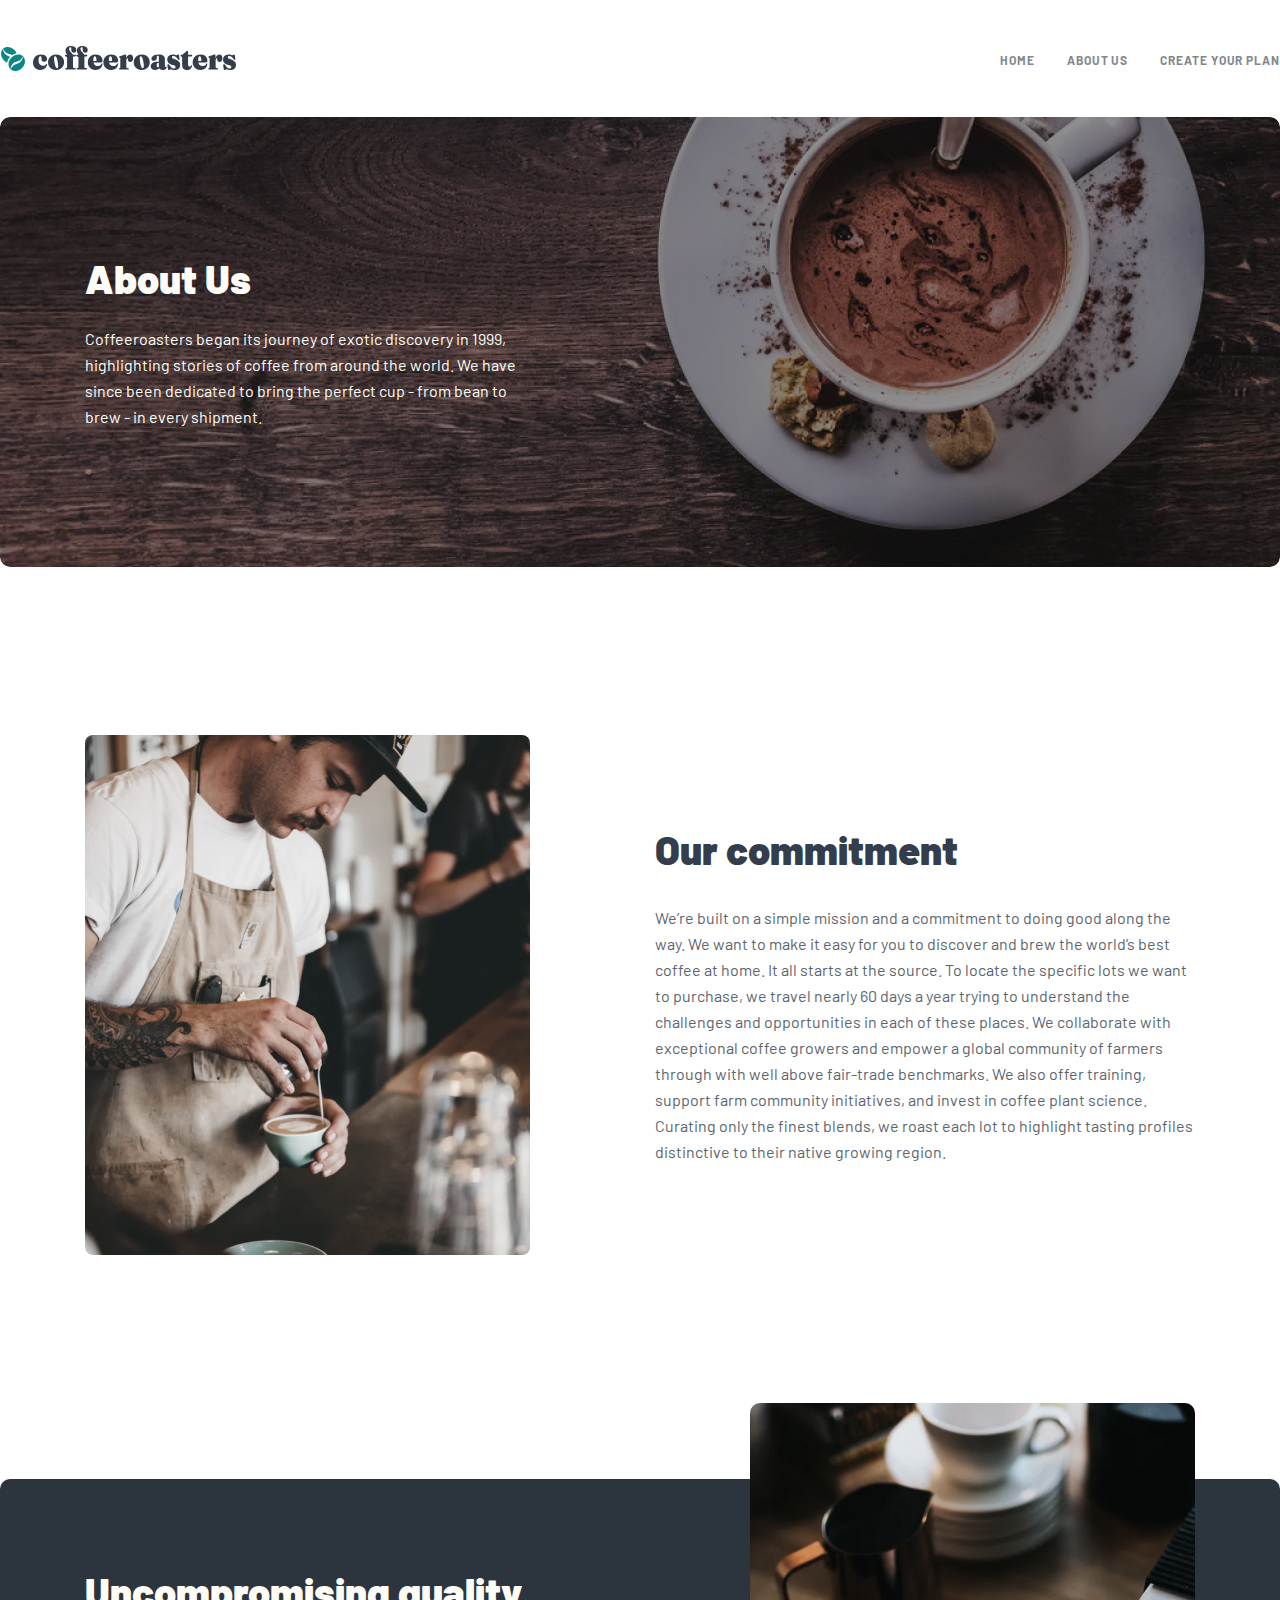
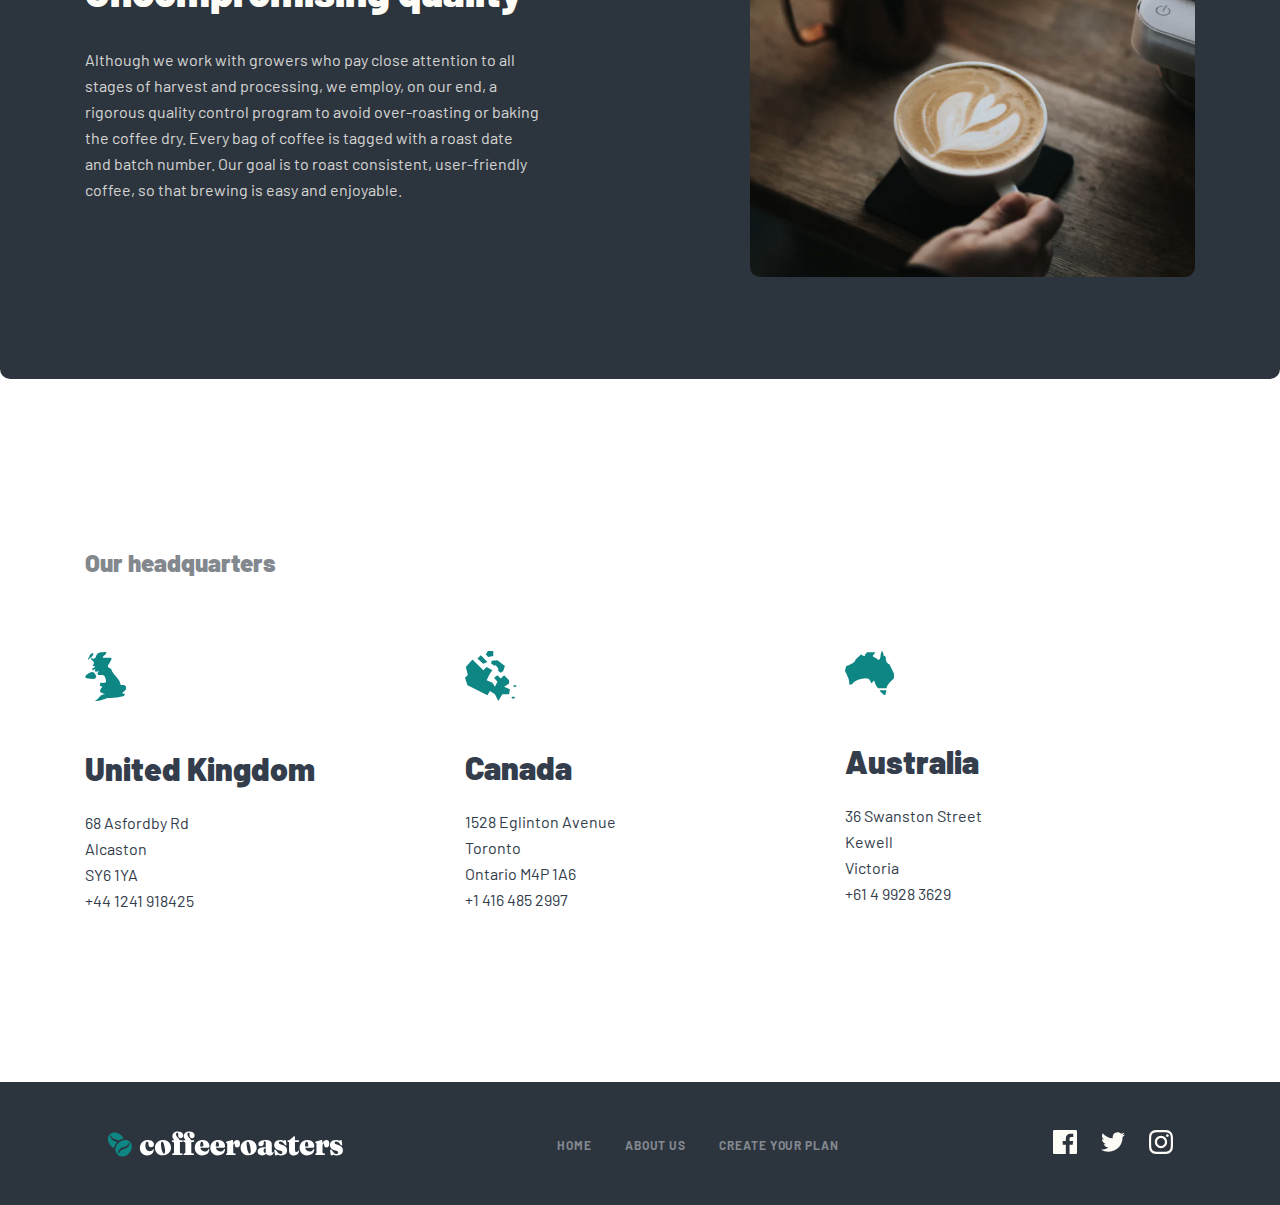
<file: about.html>
<!DOCTYPE html>
<html lang="en">

<head>
  <meta charset="UTF-8">
  <meta http-equiv="X-UA-Compatible" content="IE=edge">
  <meta name="viewport" content="width=device-width, initial-scale=1.0">
  <title>Document</title>
  <link rel="stylesheet" href="./styles/fonts.css">
  <link rel="stylesheet" href="./styles/style.css">
</head>

<body>
  <header class="header">
    <div class="container">
      <div class="header__inner">
        <img src="./images/logo.svg" alt="logo" class="header__logo">
        <ul class="header__list">
          <li class="header__item"><a href="./index.html" class="header__link">HOME</a></li>
          <li class="header__item"><a href="./about.html" class="header__link">ABOUT US</a></li>
          <li class="header__item"><a href="./create.html" class="header__link">Create your plan</a></li>
        </ul>
      </div>
    </div>
  </header>

  <main>
    <section class="wrap">
      <div class="container">
        <div class="wrap__box">
          <h1 class="wrap__heading">About Us</h1>
          <p class="wrap__text">Coffeeroasters began its journey of exotic discovery in 1999, highlighting stories of
            coffee from around the world. We have since been dedicated to bring the perfect cup - from bean to brew - in
            every shipment.</p>
        </div>
      </div>
    </section>
  
    <section class="commitment">
      <div class="container">
        <div class="commitment__inner">
          <img src="./images/bitmap3.png" alt="bitmap" class="commitment__pic">
          <div class="commitment__box">
            <h2 class="commitment__heading">Our commitment</h2>
            <p class="commitment__text">We’re built on a simple mission and a commitment to doing good along the way. We
              want to make it easy for you to discover and brew the world’s best coffee at home. It all starts at the
              source. To locate the specific lots we want to purchase, we travel nearly 60 days a year trying to
              understand the challenges and opportunities in each of these places. We collaborate with exceptional coffee
              growers and empower a global community of farmers through with well above fair-trade benchmarks. We also
              offer training, support farm community initiatives, and invest in coffee plant science. Curating only the
              finest blends, we roast each lot to highlight tasting profiles distinctive to their native growing region.
            </p>
          </div>
        </div>
      </div>
    </section>
  
    <section class="quality">
      <div class="container">
        <div class="quality__inner">
          <div class="quality__box"> 
            <h2 class="quality__heading">Uncompromising quality</h2>
            <p class="quality__text">Although we work with growers who pay close attention to all stages of harvest and
              processing, we employ, on our end, a rigorous quality control program to avoid over-roasting or baking the
              coffee dry. Every bag of coffee is tagged with a roast date and batch number. Our goal is to roast consistent,
              user-friendly coffee, so that brewing is easy and enjoyable.</p>
            </div>
        </div>
        <p class="quality__text--quartes">Our headquarters</p>
  
        <ul class="quality__list">
          <li class="quality__item">
            <img src="./images/CombinedShape.svg" alt="card" class="quality__img">
            <h3 class="quality__heading--tittle">United Kingdom</h3>
            <p class="quality__text--paragraph">
              68 Asfordby Rd <br>
              Alcaston <br>
              SY6 1YA <br>
              +44 1241 918425</p>
          </li>
          <li class="quality__item">
            <img src="./images/xarita.svg" alt="card" class="quality__img">
            <h3 class="quality__heading--tittle">Canada</h3>
            <p class="quality__text--paragraph">
              1528 Eglinton Avenue <br>
              Toronto <br>
              Ontario M4P 1A6 <br>
              +1 416 485 2997 <br>
            </p>
          </li>
          <li class="quality__item">
            <img src="./images/Combined.svg" alt="card" class="quality__img">
            <h3 class="quality__heading--tittle">Australia</h3>
            <p class="quality__text--paragraph">
              36 Swanston Street <br>
              Kewell <br>
              Victoria <br>
              +61 4 9928 3629</p>
          </li>
        </ul>
      </div>
    </section>
  </main>


  <footer class="footer">
      <div class="container">
        <div class="future__inner">
          <img src="./images/logo-light.svg" alt="future__img" class="future__img">
          <ul class="future__list">
            <li class="future__item"><a href="#" class="future__link">HOME</a></li>
            <li class="future__item"><a href="#" class="future__link">ABOUT US</a></li>
            <li class="future__item"><a href="#" class="future__link">Create your plan</a></li>
          </ul>
  
          <ul class="future__list-icon">
            <li class="future__item-icon"><a href="#" class="future__link-icon"><img src="./images/facebook.svg"
                  alt="icon" class="future__img-icon"></a></li>
            <li class="future__item-icon"><a href="#" class="future__link-icon"><img src="./images/twitter.svg" alt="icon"
                  class="future__img-icon"></a></li>
            <li class="future__item-icon"><a href="#" class="future__link-icon"><img src="./images/instagram.svg"
                  alt="icon" class="future__img-icon"></a></li>
          </ul>
        </div>
      </div>
  </footer>

</body>


</html>
</file>
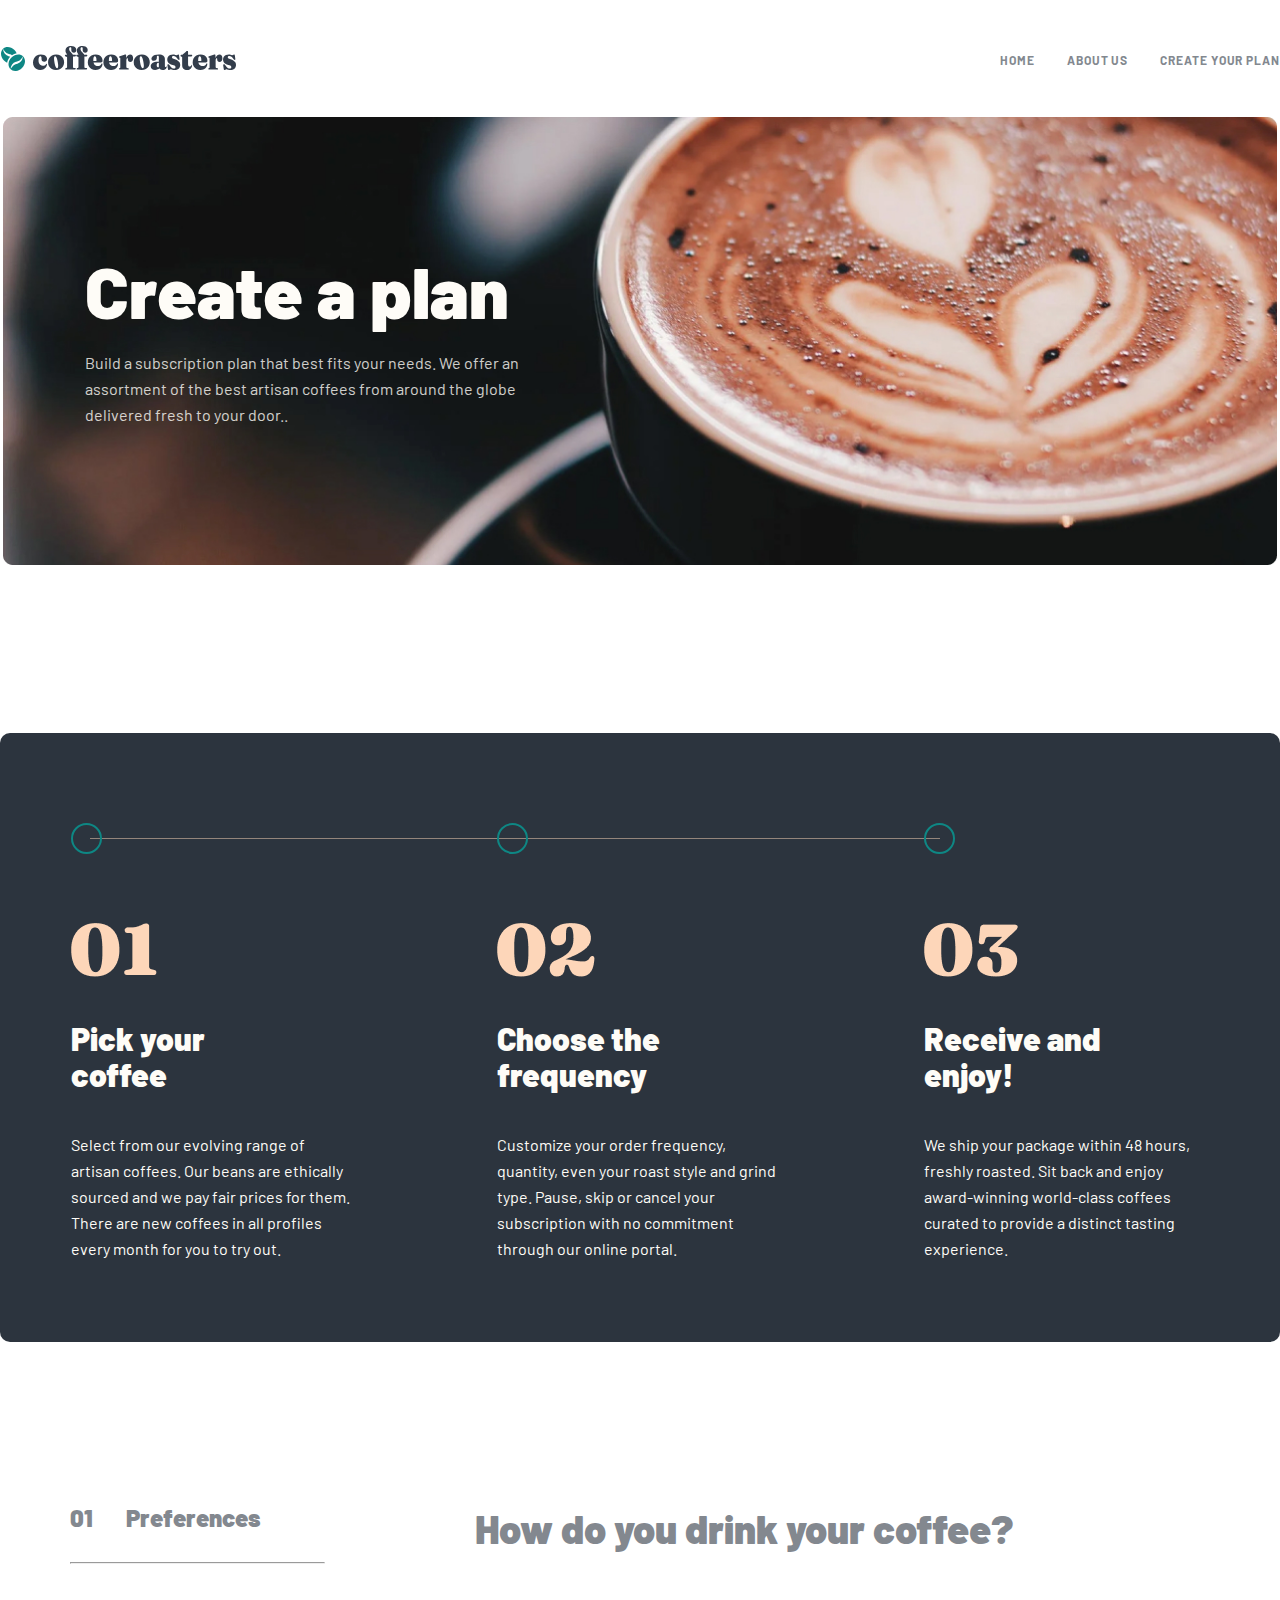
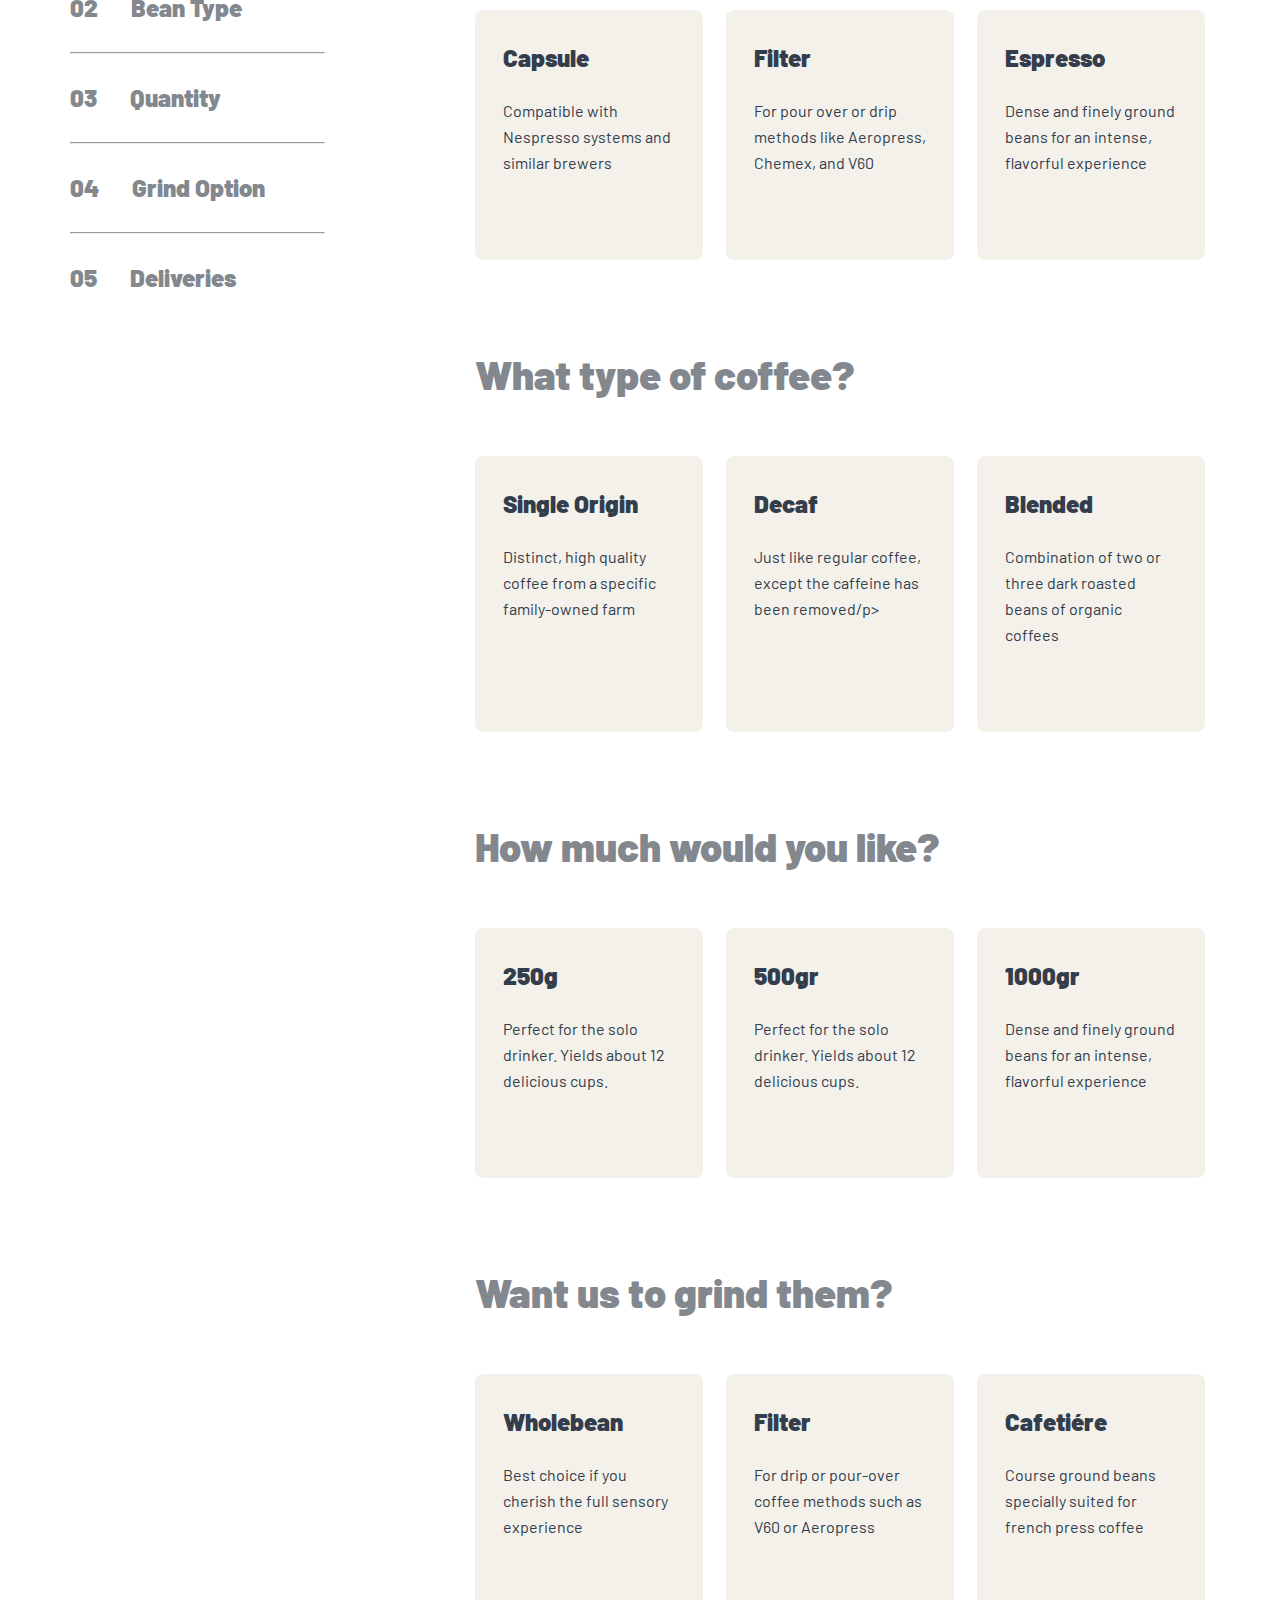
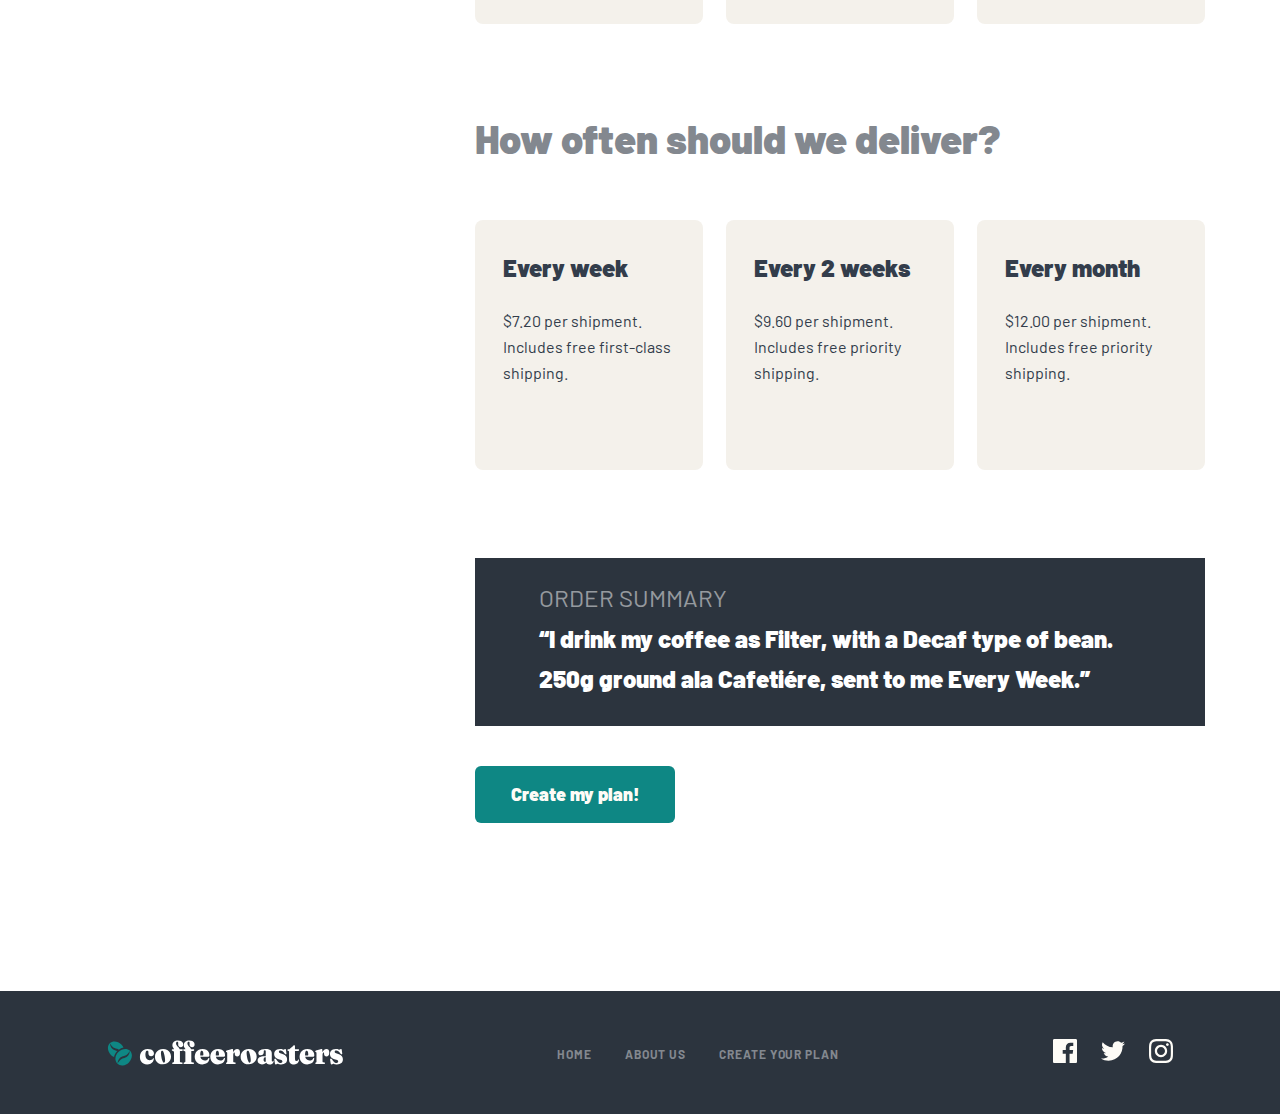
<file: create.html>
<!DOCTYPE html>
<html lang="en">
<head>
  <meta charset="UTF-8">
  <meta http-equiv="X-UA-Compatible" content="IE=edge">
  <meta name="viewport" content="width=device-width, initial-scale=1.0">
  <title>3-vazifa</title>
  <link rel="stylesheet" href="./styles/style.css">
  <link rel="stylesheet" href="./styles/fonts.css">
</head>
<body>
  <header class="header">
    <div class="container">
      <div class="header__inner">
        <img src="./images/logo.svg" alt="logo" class="header__logo">
        <ul class="header__list">
          <li class="header__item"><a href="./index.html" class="header__link">HOME</a></li>
          <li class="header__item"><a href="./about.html" class="header__link">ABOUT US</a></li>
          <li class="header__item"><a href="./create.html" class="header__link">Create your plan</a></li>
        </ul>
      </div>
    </div>
  </header>

  <main>

    <section class="wrap creat">
      <div class="container">
        <div class="wrap__box creat__box">
          <h1 class="wrap__heading craeat__title">Create a plan</h1>
          <p class="wrap__text creat__text">Build a subscription plan that best fits your needs. We offer an assortment of the best artisan coffees from around the globe delivered fresh to your door..</p>
        </div>
      </div>
    </section>


    <section class="creat__card">
      <div class="container">
        <div class="creat__inner">
          <ul class="creat__list">
            <li class="creat__item">
              <img src="./images/01.png" alt="01" class="creat__img">
              <h2 class="creat__heading">Pick your
                coffee</h2>
              <p class="creat__paragraph">Select from our evolving range of artisan coffees. Our beans are ethically sourced
                and we pay fair prices for them. There are new coffees in all profiles every month for you to try out.
              </p>
            </li>
            <li class="creat__item">
              <img src="./images/02.png" alt="02" class="creat__img">
              <h2 class="creat__heading">Choose the frequency</h2>
              <p class="creat__paragraph">Customize your order frequency, quantity, even your roast style and grind type. Pause, skip or cancel your subscription with no commitment through our online portal.
              </p>
            </li>
            <li class="creat__item">
              <img src="./images/03.png" alt="01" class="creat__img">
              <h2 class="creat__heading">Receive and enjoy!</h2>
              <p class="creat__paragraph">We ship your package within 48 hours, freshly roasted. Sit back and enjoy award-winning world-class coffees curated to provide a distinct tasting experience.
              </p>
            </li>
          </ul>
        
        </div>
      </div>
    </section>

    <section class="menu">
      <div class="container">
        <div class="menu__inner"> 

          <div class="menu__left">
            <ol class="menu__list">
        <li class="menu__item"> 
          <span class="menu__span">01</span>
       <p class="menu__text">Preferences</p>
       <hr class="hr"></li>
       <li class="menu__item"> 
         <span class="menu__span">02</span>
         <p class="menu__text">Bean Type</p>
         <hr class="hr"></li>
         <li class="menu__item"> 
           <span class="menu__span">03</span>
           <p class="menu__text">Quantity</p>
           <hr class="hr"></li>
           <li class="menu__item">
           <span class="menu__span">04</span>
       <p class="menu__text">Grind Option</p>
       <hr class="hr"></li>
       <li class="menu__item">
         <span class="menu__span">05</span>
         <p class="menu__text">Deliveries</p>
       
      </ol>
        </div>
        <div class="menu__right">
          <div class="right__box"> 

            <h2 class="menu__heading">How do you drink your coffee?</h2>
            <ul class="menu__list--card">
            <li class="menu__item--card">
              <h3 class="menu__heading--card">Capsule</h3>
              <p class="menu__text--card">Compatible with Nespresso systems and similar brewers</p>
            </li>
            <li class="menu__item--card">
              <h3 class="menu__heading--card">Filter</h3>
          <p class="menu__text--card">For pour over or drip methods like Aeropress, Chemex, and V60</p>
        </li>
        <li class="menu__item--card">
          <h3 class="menu__heading--card">Espresso</h3>
          <p class="menu__text--card">Dense and finely ground beans for an intense, flavorful experience</p>
        </li>
        
      </ul>
      
    </div>
    <div class="right__box"> 

      <h2 class="menu__heading">What type of coffee?</h2>
      <ul class="menu__list--card">
      <li class="menu__item--card">
        <h3 class="menu__heading--card">Single Origin</h3>
        <p class="menu__text--card">Distinct, high quality coffee from a specific family-owned farm</p>
      </li>
      <li class="menu__item--card">
        <h3 class="menu__heading--card">Decaf</h3>
    <p class="menu__text--card">Just like regular coffee, except the caffeine has been removed/p>
  </li>
  <li class="menu__item--card">
    <h3 class="menu__heading--card">Blended</h3>
    <p class="menu__text--card">Combination of two or three dark roasted beans of organic coffees</p>
  </li>
  
</ul>

</div>

<div class="right__box"> 

  <h2 class="menu__heading">How much would you like?</h2>
  <ul class="menu__list--card">
  <li class="menu__item--card">
    <h3 class="menu__heading--card">250g</h3>
    <p class="menu__text--card">Perfect for the solo drinker. Yields about 12 delicious cups.</p>
  </li>
  <li class="menu__item--card">
    <h3 class="menu__heading--card">500gr</h3>
<p class="menu__text--card">Perfect for the solo drinker. Yields about 12 delicious cups.</p>
</li>
<li class="menu__item--card">
<h3 class="menu__heading--card">1000gr</h3>
<p class="menu__text--card">Dense and finely ground beans for an intense, flavorful experience</p>
</li>

</ul>

</div>

<div class="right__box"> 

  <h2 class="menu__heading">Want us to grind them?</h2>
  <ul class="menu__list--card">
  <li class="menu__item--card">
    <h3 class="menu__heading--card">Wholebean</h3>
    <p class="menu__text--card">Best choice if you cherish the full sensory experience</p>
  </li>
  <li class="menu__item--card">
    <h3 class="menu__heading--card">Filter</h3>
<p class="menu__text--card">For drip or pour-over coffee methods such as V60 or Aeropress</p>
</li>
<li class="menu__item--card">
<h3 class="menu__heading--card">Cafetiére</h3>
<p class="menu__text--card">Course ground beans specially suited for french press coffee</p>
</li>

</ul>

</div>

<div class="right__box"> 

  <h2 class="menu__heading">How often should we deliver?</h2>
  <ul class="menu__list--card">
  <li class="menu__item--card">
    <h3 class="menu__heading--card">Every week</h3>
    <p class="menu__text--card">$7.20 per shipment. Includes free first-class shipping.</p>
  </li>
  <li class="menu__item--card">
    <h3 class="menu__heading--card">Every 2 weeks</h3>
<p class="menu__text--card">$9.60 per shipment. Includes free priority shipping.</p>
</li>
<li class="menu__item--card">
<h3 class="menu__heading--card">Every month</h3>
<p class="menu__text--card">$12.00 per shipment. Includes free priority shipping.</p>
</li>

</ul>

</div>
<div class="right__box1">
  <h2 class="menu__heading--order">Order Summary</h2>
  <p class="menu__text--order">“I drink my coffee as Filter, with a Decaf type of bean. 250g ground ala Cafetiére, sent to me Every Week.”</p>
</div>
<a href="#" class="menu__link">Create my plan!</a>
      </div>
    </div>
    </div>
  </section> 
  </main>
  <footer class="footer">
    <div class="container">
      <div class="future__inner">
        <img src="./images/logo-light.svg" alt="future__img" class="future__img">
        <ul class="future__list">
          <li class="future__item"><a href="#" class="future__link">HOME</a></li>
          <li class="future__item"><a href="#" class="future__link">ABOUT US</a></li>
          <li class="future__item"><a href="#" class="future__link">Create your plan</a></li>
        </ul>

        <ul class="future__list-icon">
          <li class="future__item-icon"><a href="#" class="future__link-icon"><img src="./images/facebook.svg"
                alt="icon" class="future__img-icon"></a></li>
          <li class="future__item-icon"><a href="#" class="future__link-icon"><img src="./images/twitter.svg" alt="icon"
                class="future__img-icon"></a></li>
          <li class="future__item-icon"><a href="#" class="future__link-icon"><img src="./images/instagram.svg"
                alt="icon" class="future__img-icon"></a></li>
        </ul>
      </div>
    </div>
</footer>
</body>
</html>
</file>
<file: styles/fonts.css>
/* barlow-regular - latin */
@font-face {
  font-family: 'Barlow';
  font-style: normal;
  font-weight: 400;
  src: local(''),
       url('../fonts/barlow-v12-latin-regular.woff2') format('woff2'), /* Chrome 26+, Opera 23+, Firefox 39+ */
       url('../fonts/barlow-v12-latin-regular.woff') format('woff'); /* Chrome 6+, Firefox 3.6+, IE 9+, Safari 5.1+ */
}
/* barlow-700 - latin */
@font-face {
  font-family: 'Barlow';
  font-style: normal;
  font-weight: 700;
  src: local(''),
       url('../fonts/barlow-v12-latin-700.woff2') format('woff2'), /* Chrome 26+, Opera 23+, Firefox 39+ */
       url('../fonts/barlow-v12-latin-700.woff') format('woff'); /* Chrome 6+, Firefox 3.6+, IE 9+, Safari 5.1+ */
}
/* barlow-900 - latin */
@font-face {
  font-family: 'Barlow';
  font-style: normal;
  font-weight: 900;
  src: local(''),
       url('../fonts/barlow-v12-latin-900.woff2') format('woff2'), /* Chrome 26+, Opera 23+, Firefox 39+ */
       url('../fonts/barlow-v12-latin-900.woff') format('woff'); /* Chrome 6+, Firefox 3.6+, IE 9+, Safari 5.1+ */
}
</file>
<file: styles/style.css>
*,
::before,
::after {
  padding: 0;
  margin: 0;
  box-sizing: border-box;
  text-decoration: none;
  list-style-type: none;
}

body {
  font-family: 'Barlow', sans-serif;
}

header {
  margin: 45px 0px;
}

.container {
  max-width: 1280px;
  margin: 0 auto;
}

.header__inner {
  display: flex;
  align-items: center;
  justify-content: space-between;
}

.header__list {
  display: flex;
  align-items: center;
  justify-content: space-between;
  column-gap: 32px;
}

.header__link {
  font-weight: 700;
  font-size: 12px;
  line-height: 15px;
  letter-spacing: 0.923077px;
  text-transform: uppercase;
  color: #83888F;
}

.wrapper {
  padding: 117px 0;
  background-image: url(../images/Bitmap.jpg);
  background-repeat: no-repeat;
  background-position: center;
  background-size: contain;
  border-radius: 10px;
  margin-bottom: 166px;
}

.wrapper__box {
  width: 493px;
  padding-left: 84px;

}

.wrapper__heading {
  font-weight: 900;
  font-size: 72px;
  line-height: 72px;
  color: #FEFCF7;

}

.wrapper__text {
  font-weight: 400;
  font-size: 16px;
  line-height: 26px;
  color: #FEFCF7;
  opacity: 0.8;
  padding: 32px 0px;
}

.wrapper__btn {
  font-weight: 900;
  font-size: 18px;
  line-height: 25px;
  text-align: center;
  color: #FEFCF7;
  padding: 15px 31px;
  background: #0E8784;
  border-radius: 6px;
}

.collection {
  position: relative;
  margin-bottom: 180px;
}

.collection__img {
  text-shadow: 0 1px 0 rgba(254, 252, 247, 0.0001);
  opacity: 0.5;
  font-weight: 900;
  font-size: 150px;
  line-height: 72px;
  letter-spacing: 10px;
  position: absolute;
  z-index: -1;
  transform: translate(0%,-71%);
  
}

.collection__list {
  display: flex;
  align-items: center;
  justify-content: space-between;
}

.collection__item {
  width: 255px;
}

.colection__pic {
  margin-bottom: 50px;
}

.collection__heading {
  margin-bottom: 24px;
  font-weight: 900;
  font-size: 24px;
  line-height: 32px;
  text-align: center;
  color: #333D4B;
}

.collection__text-card {
  font-weight: 400;
  line-height: 26px;
  text-align: center;
  color: #333D4B;
}

.cards {}

.cards__inner {
  width: 1280px;
  height: 577px;
  background: #2C343E;
  border-radius: 10px;
  padding: 100px 0px 0px;
  position: relative;
}

.cards__heading {
  font-weight: 900;
  font-size: 40px;
  line-height: 48px;
  text-align: center;
  color: #FEFCF7;
  margin-bottom: 32px;
}

.cards__text {
  margin-bottom: 86px;
  font-weight: 400;
  line-height: 26px;
  text-align: center;
  color: #FEFCF7;
  mix-blend-mode: normal;
  opacity: 0.8;
  padding: 0px 370px;
}

.cards__list {
  display: flex;
  align-items: center;
  justify-content: space-around;
  /* position: absolute; */

}

.cards__item {
  padding: 72px 48px 48px;
  background: #0E8784;
  border-radius: 8px;
  text-align: center;
  width: 350px;
  height: 382px;

}

.cards__img {}

.cards__heading-card {
  font-weight: 900;
  font-size: 24px;
  line-height: 32px;
  margin: 67px 0px 24px;
  text-align: center;
  color: #FFFFFF;
}

.cards__text-card {
  font-weight: 400;
  line-height: 26px;
  text-align: center;
  color: #FEFCF7;
  width: 255px;
}

.cards__text-work {
  margin-top: 350px;
  font-weight: 900;
  font-size: 24px;
  line-height: 32px;
  color: #83888F;
  margin-left: 50px;
  letter-spacing: 2px;
  margin-bottom: 160px;
}

.plan {
position: relative;
}


.plan__inner {}

.plan__list {
position: relative;
display: flex;
align-items: center;
justify-content: space-around;
}
.plan__list::before{
  content: "";
position: absolute;
top: -50px;
left: 90px;
width: 850px;
height: 1px;
background-image: url("../images/chiziq.png");
}

.plan__item {
  position: relative;
}
.plan__item::before{
  content: "";
  position: absolute;
  top: -65px;
  width: 31px;
  height: 31px;
  border-radius:50%;
  background: #FEFCF7;
border: 2px solid #0E8784;
}
.plan__img {
  font-weight: 900;
font-size: 72px;
line-height: 72px;
color: #FDD6BA;
}

.plan__heading {
  padding: 40px 0px;
  font-weight: 900;
font-size: 32px;
line-height: 36px;
color: #333D4B;
width: 233px;
}

.plan__text {
  font-weight: 400;
font-size: 16px;
line-height: 26px;
color: #333D4B;
width: 285px;
margin-bottom: 80px;
}

.plan__btn {
  font-weight: 900;
font-size: 18px;
line-height: 25px;
text-align: center;
color: #FEFCF7;
background: #0E8784;
border-radius: 6px;
padding: 15px 31px;
border: none;
margin-left: 70px;
margin-bottom: 200px;
}


.future__inner {
  display: flex;
  align-items: center;
  justify-content: space-around;
  background: #2C343E;
  padding: 48px 0px;
}
.future__img {
}
.future__list {
  display: flex;
  align-items: center;
  justify-content: space-between;
  column-gap: 33px;
}

.future__link {
  font-weight: 700;
font-size: 12px;
line-height: 15px;
letter-spacing: 0.923077px;
text-transform: uppercase;
color: #83888F;
}
.future__list-icon {
  display: flex;
  align-items: center;
  justify-content: space-between;
  column-gap: 24px;
}


/* <--About us --> */
.wrap {
  background-image: url("../images/bitmap2.jpg");
border-radius: 10px;
background-repeat: no-repeat;
background-position: center;
background-size: contain;
padding: 137px 0px;
padding-left: 85px;
margin-bottom: 168px;
}

.wrap__box {
  /* display: block; */
  width: 445px;
}
.wrap__heading {
  font-weight: 900;
font-size: 40px;
line-height: 48px;
color: #FEFCF7;
margin-bottom: 24px;
}
.wrap__text {
  font-weight: 400;
line-height: 26px;
color: #FEFCF7;
}
.commitment{
  margin-bottom: 224px;
}
.commitment__inner {
display: flex;
align-items: center;
justify-content: center;
column-gap: 125px;
}

.commitment__pic {
  height: 520px;
  width: 445px;
  border-radius: 8px;
   
}
.commitment__box {
  width: 540px;
}
.commitment__heading {
  font-weight: 900;
font-size: 40px;
line-height: 48px;
color: #333D4B;
margin-bottom: 32px;
}
.commitment__text {
  font-weight: 400;
line-height: 26px;
color: #333D4B;
opacity: 0.8;
}

.quality {
}

.quality__inner {
  background: #2C343E;
border-radius: 10px;
position: relative;
margin-bottom: 168px;
}
.quality__box{
  padding: 88px 0px 176px 85px;
  width: 540px;
}
.quality__box::after{
  content: "";
  position: absolute;
  top: -76px;
  right: 85px;
  background-image: url("../images/bitmap4.png");
  width: 445px;
height: 474px;
border-radius: 10px;
background-repeat: no-repeat;
background-position: center;
}
.quality__heading {
  font-weight: 900;
font-size: 40px;
line-height: 48px;
color: #FEFCF7;
margin-bottom: 32px;
}
.quality__text {
  font-weight: 400;
line-height: 26px;
color: #FEFCF7;
opacity: 0.8;
}
.quality__text--quartes {
  font-weight: 900;
font-size: 24px;
line-height: 32px;
color: #83888F;
margin-bottom: 72px;
margin-left: 85px;
}
.quality__list {
  display: flex;
  column-gap: 95px;
  margin-left: 85px;
  margin-bottom: 168px;
}
.quality__item {
  width: 285px;
  
}
.quality__heading--tittle {
  font-weight: 900;
font-size: 32px;
line-height: 36px;
color: #333D4B;
padding: 45px 0px 24px;
}
.quality__text--paragraph {
  font-weight: 400;
line-height: 26px;
color: #333D4B;
}



/* <-----create your plan-----> */

.creat{
  background-image: url("../images/create.jpg");
border-radius: 10px;
background-repeat: no-repeat;
background-position: center;
background-size: contain;
padding: 137px 0px;
padding-left: 85px;
margin-bottom: 168px;
}

.creat__box{
  width: 485px;
}

.craeat__title{
  font-weight: 900;
  font-size: 72px;
  line-height: 72px;
  color: #FEFCF7;
}

.creat__text{
  font-weight: 400;
  font-size: 16px;
  line-height: 26px;
  color: #FEFCF7;
  opacity: 0.8;
}


.creat__card{
  position: relative;
  background: #2C343E;
border-radius: 10px;
  }
  
  
  .creat__inner{}
  
  .creat__list {
  position: relative;
  display: flex;
  align-items: center;
  justify-content: space-around;
  }
  .creat__list::before{
    content: "";
  position: absolute;
  top: 105px;
  left: 90px;
  width: 850px;
  height: 1px;
  background-image: url("../images/chiziq.png");
  }
  
  .creat__item {
    position: relative;
    margin-top: 190px;
  }
  .creat__item::before{
    content: "";
    position: absolute;
    top: -100px;
    width: 31px;
    height: 31px;
    border-radius:50%;
    
  border: 2px solid #0E8784;
  }
.creat__heading {
  padding: 40px 0px;
  font-weight: 900;
font-size: 32px;
line-height: 36px;
color: #FEFCF7;
width: 233px;
}
.creat__paragraph {
  font-weight: 400;
  font-size: 16px;
  line-height: 26px;
  color: #FEFCF7;
  width: 285px;
  margin-bottom: 80px
}

.menu__inner{
  display: flex;
  column-gap: 150px;
  margin-top: 160px;
}
.menu__left {
 margin-left: 70px;
 
}
.menu__list {
}
.menu__list :nth-last-child(5){
  color: #2C343E;
}
.menu__item{

}
.menu__span {
  font-weight: 900;
font-size: 24px;
line-height: 32px;
color: #83888F;
margin-right: 30px;
display: inline-block;
}
.menu__text {
  font-weight: 900;
font-size: 24px;
line-height: 32px;
color: #83888F;
display: inline-block;
}
.hr {
  width: 255px;
height: 1px;
margin: 28px 0px;

}
.menu__right {
 
}
.menu__heading {
  font-weight: 900;
font-size: 40px;
line-height: 52px;
color: #83888F;
margin-bottom: 56px;
}
.menu__list--card {
  display: flex;
  column-gap: 23px;
}
.menu__item--card {
  width: 228px;
  background: #F4F1EB;
border-radius: 8px;
padding: 32px 28px 84px;
}

.menu__item--card:hover{
  background: #0E8784;
  /* color: #FFFFFF; */
border-radius: 8px;
}

.menu__item--card:hover>.menu__heading--card{
  color:#FFFFFF;
}

.menu__item--card:hover>.menu__text--card{
  color:#FFFFFF;
}


.menu__heading--card {
  font-weight: 900;
font-size: 24px;
line-height: 32px;
color: #333D4B;
margin-bottom: 24px;
}

.menu__text--card {
  font-weight: 400;
line-height: 26px;
color: #333D4B;
}
.right__box{
margin-bottom: 88px;
}

.right__box1 {
background: #2C343E;
padding: 27px 64px ;
width: 730px;
}
.menu__heading--order {
  font-weight: 400;
line-height: 26px;
text-transform: uppercase;
color: #FFFFFF;
opacity: 0.5;
margin-bottom: 8px;
}
.menu__text--order {
  font-weight: 900;
font-size: 24px;
line-height: 40px;
color: #FFFFFF;

}
.menu__link{
  padding: 16px 36px;
  font-weight: 900;
font-size: 18px;
line-height: 25px;
text-align: center;
color: #FEFCF7;
background: #0E8784;
border-radius: 6px;
display: inline-block;
margin: 40px 0px 168px;
}
</file>
